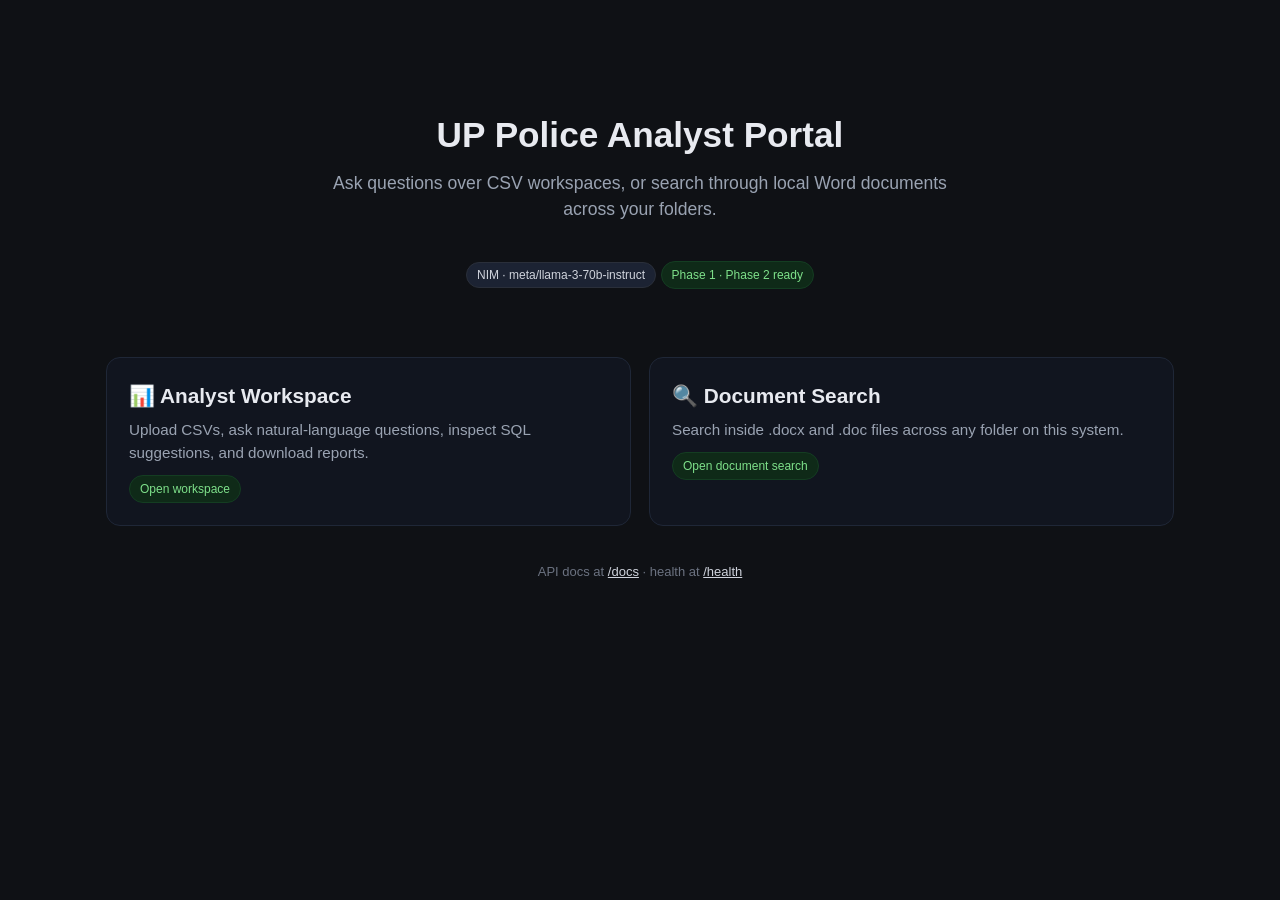
<file: frontend/public/index.html>
<!doctype html>
<html lang="en">
<head>
  <meta charset="utf-8" />
  <meta name="viewport" content="width=device-width, initial-scale=1.0" />
  <title>UP Police Analyst Portal</title>
  <link rel="stylesheet" href="styles.css?v=3" />
  <style>
    .home-shell { max-width: 1100px; margin: 0 auto; padding: 32px 16px; }
    .hero { text-align: center; padding: 48px 16px; }
    .hero h1 { font-size: 2.2rem; margin-bottom: 8px; }
    .hero p { color: #9aa3b2; font-size: 1.1rem; max-width: 640px; margin: 0 auto 28px; }
    .cards { display: grid; grid-template-columns: repeat(auto-fit, minmax(260px, 1fr)); gap: 18px; }
    .card { border: 1px solid #1f2737; border-radius: 14px; padding: 22px; background: #11151f; text-decoration: none; color: inherit; display: block; transition: transform .05s ease, border-color .15s ease; }
    .card:hover { transform: translateY(-2px); border-color: #2f3a52; }
    .card h3 { margin: 0 0 8px; font-size: 1.3rem; }
    .card p { margin: 0; color: #9aa3b2; font-size: 0.95rem; }
    .badge { display: inline-block; padding: 4px 10px; border-radius: 999px; background: #0f2a18; color: #7ee08a; font-size: 12px; border: 1px solid #143d22; margin-top: 10px; }
    .status-pill { display: inline-block; padding: 3px 10px; border-radius: 999px; background: #1c2333; color: #cfd3dc; font-size: 12px; border: 1px solid #2a2f3a; margin-top: 10px; }
    .footer { margin-top: 36px; color: #6b7280; font-size: 13px; text-align: center; }
  </style>
</head>
<body>
  <main class="home-shell">
    <section class="hero">
      <h1>UP Police Analyst Portal</h1>
      <p>Ask questions over CSV workspaces, or search through local Word documents across your folders.</p>
      <div>
        <span class="status-pill">NIM · meta/llama-3-70b-instruct</span>
        <span class="badge">Phase 1 · Phase 2 ready</span>
      </div>
    </section>

    <section class="cards">
      <a class="card" href="/app/">
        <h3>📊 Analyst Workspace</h3>
        <p>Upload CSVs, ask natural-language questions, inspect SQL suggestions, and download reports.</p>
        <span class="badge">Open workspace</span>
      </a>

      <a class="card" href="/document-search.html">
        <h3>🔍 Document Search</h3>
        <p>Search inside .docx and .doc files across any folder on this system.</p>
        <span class="badge">Open document search</span>
      </a>
    </section>

    <footer class="footer">
      API docs at <a href="/docs" style="color:#cfd3dc;">/docs</a> · health at <a href="/health" style="color:#cfd3dc;">/health</a>
    </footer>
  </main>
</body>
</html>
</file>
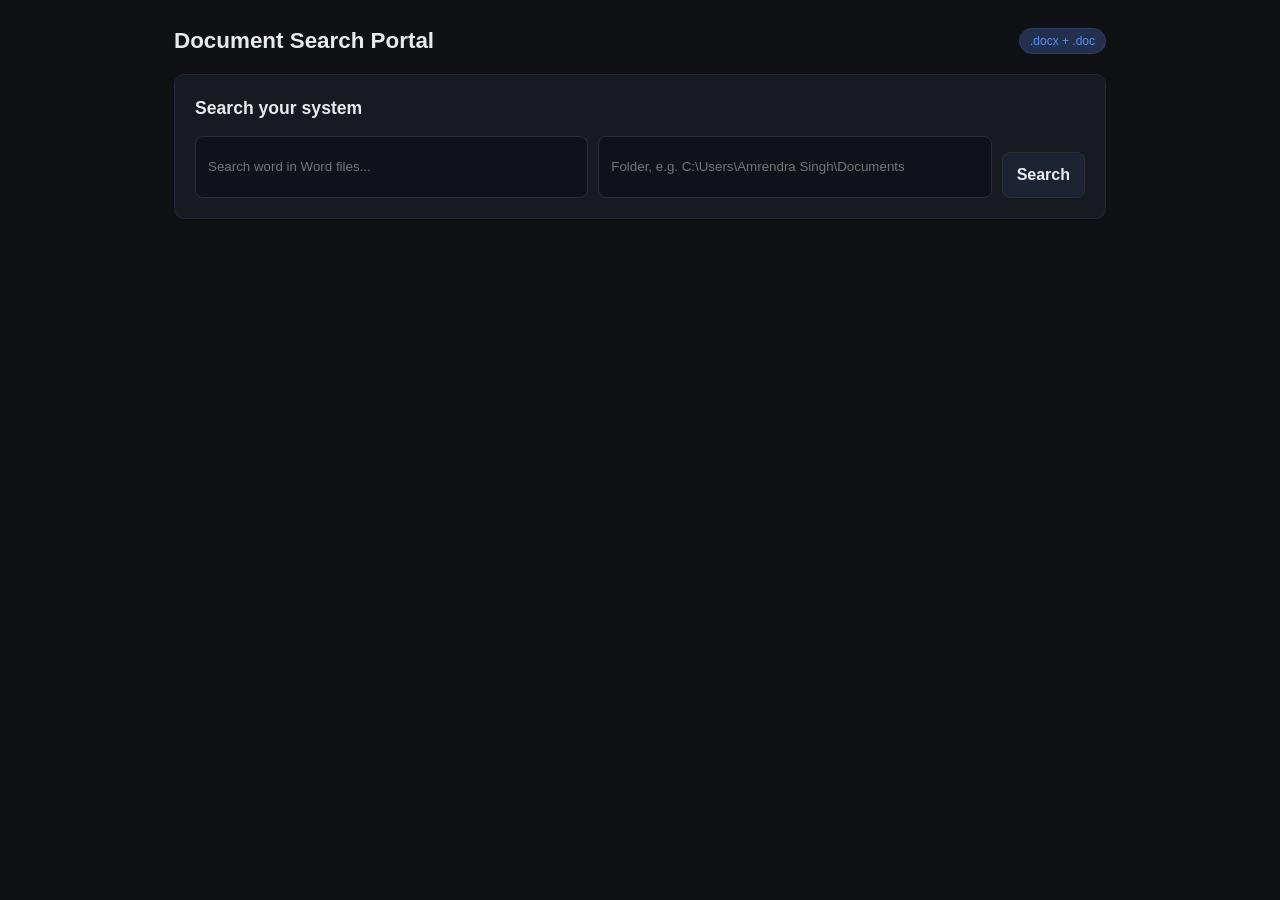
<file: frontend/public/document-search.html>
<!doctype html>
<html lang="en">
<head>
  <meta charset="utf-8" />
  <meta name="viewport" content="width=device-width, initial-scale=1.0" />
  <title>Document Search Portal</title>
  <link rel="stylesheet" href="styles.css?v=3" />
  <style>
    .search-shell { max-width: 980px; margin: 0 auto; padding: 24px; }
    .search-bar { display: flex; gap: 10px; flex-wrap: wrap; }
    .search-bar input { flex: 1; min-width: 220px; padding: 10px 12px; border-radius: 8px; border: 1px solid #2a2f3a; background: #0f1218; color: #e9ecf1; }
    .search-bar button { padding: 10px 14px; border-radius: 8px; border: 1px solid #2a2f3a; background: #1c2333; color: #e9ecf1; cursor: pointer; }
    .search-bar button:hover { background: #243049; }
    .result-card { border: 1px solid #1f2737; border-radius: 10px; padding: 14px; margin-top: 12px; background: #11151f; }
    .result-meta { color: #9aa3b2; font-size: 13px; margin-top: 6px; }
    .snippet { margin-top: 8px; color: #cfd3dc; font-family: ui-monospace, SFMono-Regular, Menlo, Monaco, Consolas, "Liberation Mono", monospace; white-space: pre-wrap; word-break: break-word; }
    .pill { display: inline-block; padding: 3px 8px; border-radius: 999px; background: #0f2a18; color: #7ee08a; font-size: 12px; border: 1px solid #143d22; margin-right: 6px; }
    .empty { color: #9aa3b2; margin-top: 18px; }
    .error-box { color:#ffb3b3; background:#2a1215; border:1px solid #5c1f24; padding:10px 12px; border-radius:10px; margin-top:12px; }
  </style>
</head>
<body>
  <main class="search-shell">
    <header class="topbar">
      <h1>Document Search Portal</h1>
      <span class="badge" title="Local Word search">.docx + .doc</span>
    </header>

    <section class="card" style="margin-top:16px;">
      <h2>Search your system</h2>
      <div class="search-bar">
        <input id="query" placeholder="Search word in Word files..." />
        <input id="root" placeholder="Folder, e.g. C:\Users\Amrendra Singh\Documents" />
        <button id="search-btn">Search</button>
      </div>
      <div id="status" class="status" hidden></div>
      <div id="error" class="error-box" hidden></div>
    </section>

    <section id="results" class="results" hidden>
      <div class="result-header">
        <span id="result-count" class="pill">0 results</span>
        <span id="elapsed" class="result-meta"></span>
      </div>
      <div id="result-list"></div>
    </section>
  </main>
  <script src="app.js"></script>
  <script>
    (function () {
      const q = (id) => document.getElementById(id);
      const show = (el, msg) => { if (!el) return; el.textContent = msg; el.hidden = false; };
      const hide = (el) => { if (el) el.hidden = true; };

      async function search() {
        const query = (q("query")?.value || "").trim();
        const root = (q("root")?.value || "").trim();
        if (!query) { show(q("error"), "Type a search word first."); return; }
        hide(q("error"));
        q("search-btn").disabled = true;
        show(q("status"), "Searching...");
        q("results").hidden = true;
        const started = performance.now();
        try {
          const res = await fetch("/document-search", {
            method: "POST",
            headers: { "content-type": "application/json" },
            body: JSON.stringify({ query, root: root || null }),
          });
          const body = await res.json().catch(() => ({}));
          if (!res.ok) { throw new Error(body?.detail?.message || `HTTP ${res.status}`); }
          const data = body.data || body;
          render(data);
          const elapsed = ((performance.now() - started) / 1000).toFixed(1);
          show(q("status"), `Done in ${elapsed}s`);
        } catch (err) {
          show(q("error"), err.message || "Search failed.");
        } finally {
          q("search-btn").disabled = false;
        }
      }

      function render(data) {
        const results = Array.isArray(data.results) ? data.results : [];
        q("result-count").textContent = `${results.length} result${results.length === 1 ? "" : "s"}`;
        q("elapsed").textContent = `root: ${data.root || "~/Documents"}`;
        const list = q("result-list");
        list.innerHTML = "";
        q("results").hidden = results.length === 0;
        if (results.length === 0) {
          list.innerHTML = `<div class="empty">No matching Word files found.</div>`;
          return;
        }
        results.forEach((item) => {
          const card = document.createElement("div");
          card.className = "result-card";
          card.innerHTML = `
            <div>
              <span class="pill">${escapeHtml(item.filename || "document.docx")}</span>
              <span class="pill">${(item.score * 100).toFixed(1)}% match</span>
            </div>
            <div class="result-meta">${escapeHtml(item.path)}</div>
            <div class="snippet">${escapeHtml(item.snippet || "")}</div>
          `;
          list.appendChild(card);
        });
      }

      function escapeHtml(value) {
        return String(value ?? "").replace(/[&<>'"]/g, (ch) => ({ "&": "&amp;", "<": "&lt;", ">": "&gt;", "'": "&#39;", '"': "&quot;" }[ch] || ch));
      }

      q("search-btn")?.addEventListener("click", search);
      q("query")?.addEventListener("keydown", (e) => { if (e.key === "Enter") search(); });
    })();
  </script>
</body>
</html>
</file>
<file: frontend/public/styles.css>
/* Analyst UI styles — Phase 1 build. */
:root {
  --bg: #0f1115;
  --card: #171a21;
  --text: #e8eaf0;
  --muted: #9aa3b2;
  --accent: #5b8def;
  --error: #e5534b;
  --ok: #3fb950;
  --radius: 10px;
  color-scheme: dark;
}
* { box-sizing: border-box; }
body {
  margin: 0;
  font-family: -apple-system, BlinkMacSystemFont, "Segoe UI", Roboto, sans-serif;
  background: var(--bg);
  color: var(--text);
  line-height: 1.5;
}
.shell { max-width: 980px; margin: 0 auto; padding: 24px 16px 48px; }
.topbar { display: flex; align-items: center; justify-content: space-between; }
.topbar h1 { font-size: 1.4rem; margin: 0; }
.badge {
  font-size: 0.75rem;
  padding: 3px 10px;
  border-radius: 999px;
  background: #22304d;
  color: var(--accent);
  border: 1px solid #2d3f63;
}
.badge.stub { background: #4d2222; color: var(--error); border-color: #633030; }
.card {
  background: var(--card);
  border-radius: var(--radius);
  padding: 20px;
  margin-top: 20px;
  border: 1px solid #232838;
}
.card h2 { margin-top: 0; font-size: 1.1rem; }
.hint { color: var(--muted); font-size: 0.9rem; margin-top: -6px; }
label { display: block; margin: 14px 0 4px; font-size: 0.85rem; color: var(--muted); }
input[type=\"text\"], textarea, select {
  width: 100%;
  padding: 10px 12px;
  border-radius: 8px;
  border: 1px solid #2b3245;
  background: #10131a;
  color: var(--text);
  font: inherit;
  resize: vertical;
}
input:focus, textarea:focus { outline: 2px solid var(--accent); border-color: transparent; }
button {
  margin-top: 16px;
  padding: 10px 22px;
  border: 0;
  border-radius: 8px;
  background: var(--accent);
  color: #fff;
  font: inherit;
  font-weight: 600;
  cursor: pointer;
}
button:disabled { opacity: 0.55; cursor: wait; }
.status { margin-top: 14px; color: var(--muted); font-size: 0.9rem; }
.error {
  margin-top: 14px;
  padding: 10px 14px;
  border-radius: 8px;
  background: #2c1a19;
  border: 1px solid #5a2c29;
  color: var(--error);
  font-size: 0.9rem;
}
.details {
  margin-top: 14px;
  background: #10131a;
  border: 1px solid #2b3245;
  border-radius: 8px;
  padding: 10px 14px;
}
.details summary { cursor: pointer; color: var(--muted); }
.details pre {
  margin-top: 10px;
  white-space: pre-wrap;
  word-wrap: break-word;
}
.table-wrap { overflow-x: auto; }
table {
  width: 100%;
  border-collapse: collapse;
  margin-top: 10px;
  font-size: 0.92rem;
}
th, td {
  text-align: left;
  padding: 8px 10px;
  border-bottom: 1px solid #232838;
}
th { color: var(--muted); }
.chart-area {
  margin-top: 10px;
  padding: 14px;
  border-radius: 8px;
  background: #10131a;
  border: 1px solid #2b3245;
  color: var(--muted);
}
#result-card h3 { margin: 18px 0 6px; font-size: 0.95rem; }
#follow-ups, #anomalies { padding-left: 18px; }
.toggle { display: flex; align-items: center; gap: 10px; margin-top: 14px; color: var(--text); }
.toggle input { width: auto; }
.foot { margin-top: 28px; color: var(--muted); font-size: 0.85rem; text-align: center; }
.foot a { color: var(--accent); }
</file>
